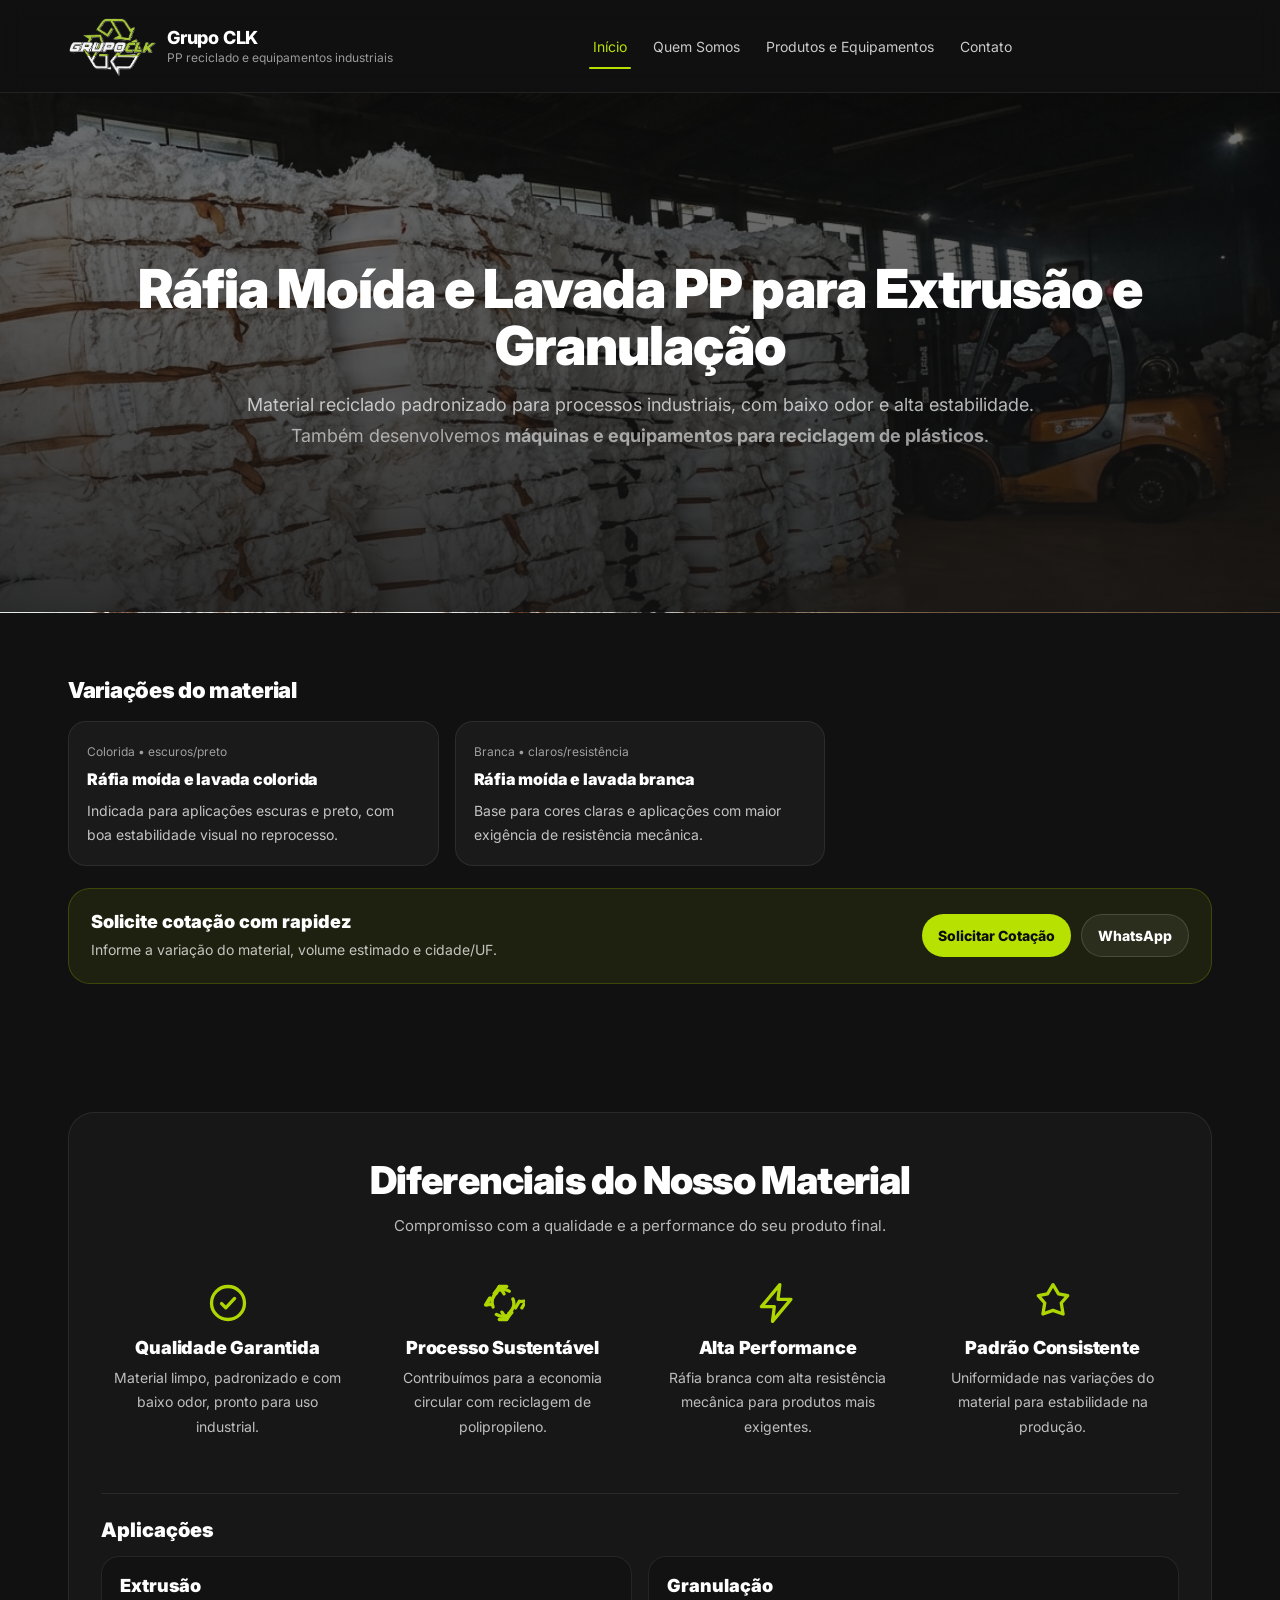
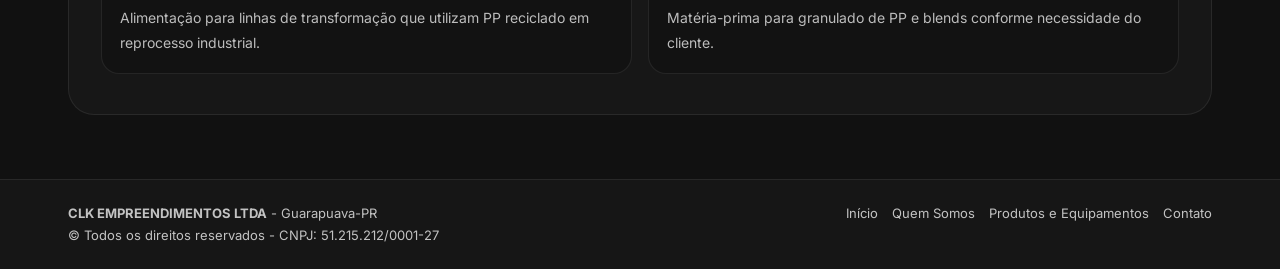
<file: index.html>
<!DOCTYPE html>
<html lang="pt-BR">
<head>
  <meta charset="UTF-8" />
  <meta name="viewport" content="width=device-width, initial-scale=1.0" />

  <title>Grupo CLK | Ráfia moída e lavada PP para extrusão e granulação</title>
  <meta name="description" content="Grupo CLK fornece ráfia moída e lavada em Polipropileno (PP reciclado) para extrusão e granulação: material limpo, padronizado e com baixo odor, pronto para granulação." />

  <!-- Open Graph -->
  <meta property="og:title" content="Grupo CLK | Ráfia moída e lavada PP" />
  <meta property="og:description" content="Ráfia moída e lavada em PP reciclado para extrusão e granulação. Material limpo, padronizado e pronto para granulação." />
  <meta property="og:type" content="website" />
  <meta property="og:locale" content="pt_BR" />

  <link rel="icon" type="image/png" sizes="32x32" href="./assets/img/favicon.png">
<link rel="icon" type="image/png" sizes="16x16" href="./assets/img/favicon.png">
<link rel="apple-touch-icon" href="./assets/img/favicon.png">

  <!-- SEO (JSON-LD) -->
  <script type="application/ld+json">
  {
    "@context":"https://schema.org",
    "@type":"Organization",
    "name":"Grupo CLK",
    "legalName":"CLK EMPREENDIMENTOS LTDA",
    "taxID":"51.215.212/0001-27",
    "email":"clkempreendimentos@gmail.com",
    "telephone":"+55 42 9995-4347",
    "address":{
      "@type":"PostalAddress",
      "streetAddress":"Rua Dona Anastácia, 1225, barracão lado B, Boqueirão",
      "addressLocality":"Guarapuava",
      "addressRegion":"PR",
      "postalCode":"85023-100",
      "addressCountry":"BR"
    },
    "description":"Ráfia moída e lavada em Polipropileno (PP reciclado) para extrusão e granulação."
  }
  </script>

  <link rel="preconnect" href="https://fonts.googleapis.com">
  <link rel="preconnect" href="https://fonts.gstatic.com" crossorigin>
  <link href="https://fonts.googleapis.com/css2?family=Inter:wght@400;600;700;800;900&display=swap" rel="stylesheet">
  <link rel="stylesheet" href="./assets/css/styles.css" />
</head>

<body>
  <header class="header">
    <div class="container">
      <div class="header-inner">
        <a class="brand" href="./index.html" aria-label="Grupo CLK - Início">
          <img class="logo" src="./assets/img/logo-clk.png" alt="Logo Grupo CLK" />
          <div>
            <strong>Grupo CLK</strong>
            <small>PP reciclado e equipamentos industriais</small>
          </div>
        </a>

        <nav class="nav" aria-label="Menu principal">
          <a data-nav href="./index.html">Início</a>
          <a data-nav href="./quem-somos.html">Quem Somos</a>
          <a data-nav href="./produtos-equipamentos.html">Produtos e Equipamentos</a>
          <a data-nav href="./contato.html">Contato</a>
        </nav>

        <div class="header-actions">
          <button class="burger" data-burger type="button" aria-label="Abrir menu" aria-expanded="false">☰</button>
        </div>
      </div>

      <div class="mobile" data-mobile>
        <nav class="nav" aria-label="Menu mobile">
          <a data-nav href="./index.html">Início</a>
          <a data-nav href="./quem-somos.html">Quem Somos</a>
          <a data-nav href="./produtos-equipamentos.html">Produtos e Equipamentos</a>
          <a data-nav href="./contato.html">Contato</a>
        </nav>
        <div class="header-actions">
           </div>
      </div>
    </div>
  </header>

  <main>
    <!-- HERO clean (sem card / sem botões) -->
    <section class="hero">
      <div class="container">
        <div class="hero-content">
<h1>Ráfia Moída e Lavada PP para Extrusão e Granulação</h1>

<p class="hero-subtitle">
Material reciclado padronizado para processos industriais, com baixo odor e alta estabilidade.
</p>

<p class="hero-note">
Também desenvolvemos <strong>máquinas e equipamentos para reciclagem de plásticos</strong>.
</p>
        </div>
      </div>
    </section>

    <!-- Variações -->
    <section class="section">
      <div class="container">
        <div class="section-head">
          <h2>Variações do material</h2>
           </div>

        <div class="grid-3">
          <div class="card">
            <span class="kicker">Colorida • escuros/preto</span>
            <h3>Ráfia moída e lavada colorida</h3>
            <p>Indicada para aplicações escuras e preto, com boa estabilidade visual no reprocesso.</p>
          </div>

          <div class="card">
            <span class="kicker">Branca • claros/resistência</span>
            <h3>Ráfia moída e lavada branca</h3>
            <p>Base para cores claras e aplicações com maior exigência de resistência mecânica.</p>
          </div>
        </div>

        <div class="cta">
          <div>
            <h3>Solicite cotação com rapidez</h3>
            <p>Informe a variação do material, volume estimado e cidade/UF.</p>
          </div>
          <div class="actions">
            <a class="btn btn-primary" href="./contato.html#form">Solicitar Cotação</a>
            <a class="btn" target="_blank" rel="noopener noreferrer"
               href="https://wa.me/5542991191176?text=Ol%C3%A1%2C%20gostaria%20de%20solicitar%20cota%C3%A7%C3%A3o%20de%20r%C3%A1fia%20mo%C3%ADda%20e%20lavada%20PP.">
              WhatsApp
            </a>
          </div>
        </div>
      </div>
    </section>

    <!-- Diferenciais -->
    <section class="section">
  <div class="container">
    <div class="mega-card">

      <div class="mega-head">
        <h2>Diferenciais do Nosso Material</h2>
        <p>Compromisso com a qualidade e a performance do seu produto final.</p>
      </div>

      <div class="feature-row">
        <!-- 1) Qualidade Garantida -->
        <div class="feature">
          <div class="icon" aria-hidden="true">
            <!-- Check circle -->
            <svg viewBox="0 0 24 24" width="44" height="44" fill="none" stroke="currentColor" stroke-width="1.8" stroke-linecap="round" stroke-linejoin="round">
              <circle cx="12" cy="12" r="9"></circle>
              <path d="M8.5 12.3l2.3 2.3 4.8-5.1"></path>
            </svg>
          </div>
          <h3>Qualidade Garantida</h3>
          <p>Material limpo, padronizado e com baixo odor, pronto para uso industrial.</p>
        </div>

        <!-- 2) Processo Sustentável -->
        <div class="feature">
          <div class="icon" aria-hidden="true">
            <!-- Recycle -->
            <svg viewBox="0 0 24 24" width="44" height="44" fill="none" stroke="currentColor" stroke-width="1.8" stroke-linecap="round" stroke-linejoin="round">
              <path d="M7.8 6.2l2.2-3.2 2.6 4"></path>
              <path d="M10 3l4 0"></path>
              <path d="M6.1 12.8l-3.6.2 2.2-3.6"></path>
              <path d="M3 13l2.2-3.6"></path>
              <path d="M16.2 17.8l-2.2 3.2-2.6-4"></path>
              <path d="M14 21l-4 0"></path>
              <path d="M20.9 11.2l3.6-.2-2.2 3.6"></path>
              <path d="M21 11l-2.2 3.6"></path>
              <path d="M7.2 6.8c2-2.4 5.6-3 8.2-1.2"></path>
              <path d="M6.6 14.2c-1.3-2.7-.4-6.1 2.1-7.9"></path>
              <path d="M16.8 17.2c-2.1 2.3-5.8 2.8-8.4 1"></path>
              <path d="M17.4 9.8c1.2 2.7.3 6-2.2 7.8"></path>
            </svg>
          </div>
          <h3>Processo Sustentável</h3>
          <p>Contribuímos para a economia circular com reciclagem de polipropileno.</p>
        </div>

        <!-- 3) Alta Performance -->
        <div class="feature">
          <div class="icon" aria-hidden="true">
            <!-- Bolt -->
            <svg viewBox="0 0 24 24" width="44" height="44" fill="none" stroke="currentColor" stroke-width="1.8" stroke-linecap="round" stroke-linejoin="round">
              <path d="M13 2L3 14h7l-1 8 10-12h-7l1-8z"></path>
            </svg>
          </div>
          <h3>Alta Performance</h3>
          <p>Ráfia branca com alta resistência mecânica para produtos mais exigentes.</p>
        </div>

        <!-- 4) Padrão Consistente -->
        <div class="feature">
          <div class="icon" aria-hidden="true">
            <!-- Badge -->
            <svg viewBox="0 0 24 24" width="44" height="44" fill="none" stroke="currentColor" stroke-width="1.8" stroke-linecap="round" stroke-linejoin="round">
              <path d="M12 2l3 5 5 1-3.5 4 1 6-5.5-2-5.5 2 1-6L4 8l5-1 3-5z"></path>
            </svg>
          </div>
          <h3>Padrão Consistente</h3>
          <p>Uniformidade nas variações do material para estabilidade na produção.</p>
        </div>
      </div>

      <div class="mega-divider"></div>

      <div class="mega-subhead">
        <h3>Aplicações</h3>
      </div>

      <div class="mega-apps">
        <div class="app-card">
          <h4>Extrusão</h4>
          <p>Alimentação para linhas de transformação que utilizam PP reciclado em reprocesso industrial.</p>
        </div>

        <div class="app-card">
          <h4>Granulação</h4>
          <p>Matéria-prima para granulado de PP e blends conforme necessidade do cliente.</p>
        </div>
      </div>

    </div>
  </div>
</section>

  </main>

  <footer class="footer">
    <div class="container">
      <div class="footer-inner">
        <div>
          <p><strong>CLK EMPREENDIMENTOS LTDA</strong> - Guarapuava-PR</p>
          <p>© Todos os direitos reservados - CNPJ: 51.215.212/0001-27</p>
        </div>

        <div class="footer-links">
          <a href="./index.html">Início</a>
          <a href="./quem-somos.html">Quem Somos</a>
          <a href="./produtos-equipamentos.html">Produtos e Equipamentos</a>
          <a href="./contato.html">Contato</a>
        </div>
      </div>
    </div>
  </footer>

  <script src="./assets/js/main.js"></script>
</body>
</html>
</file>
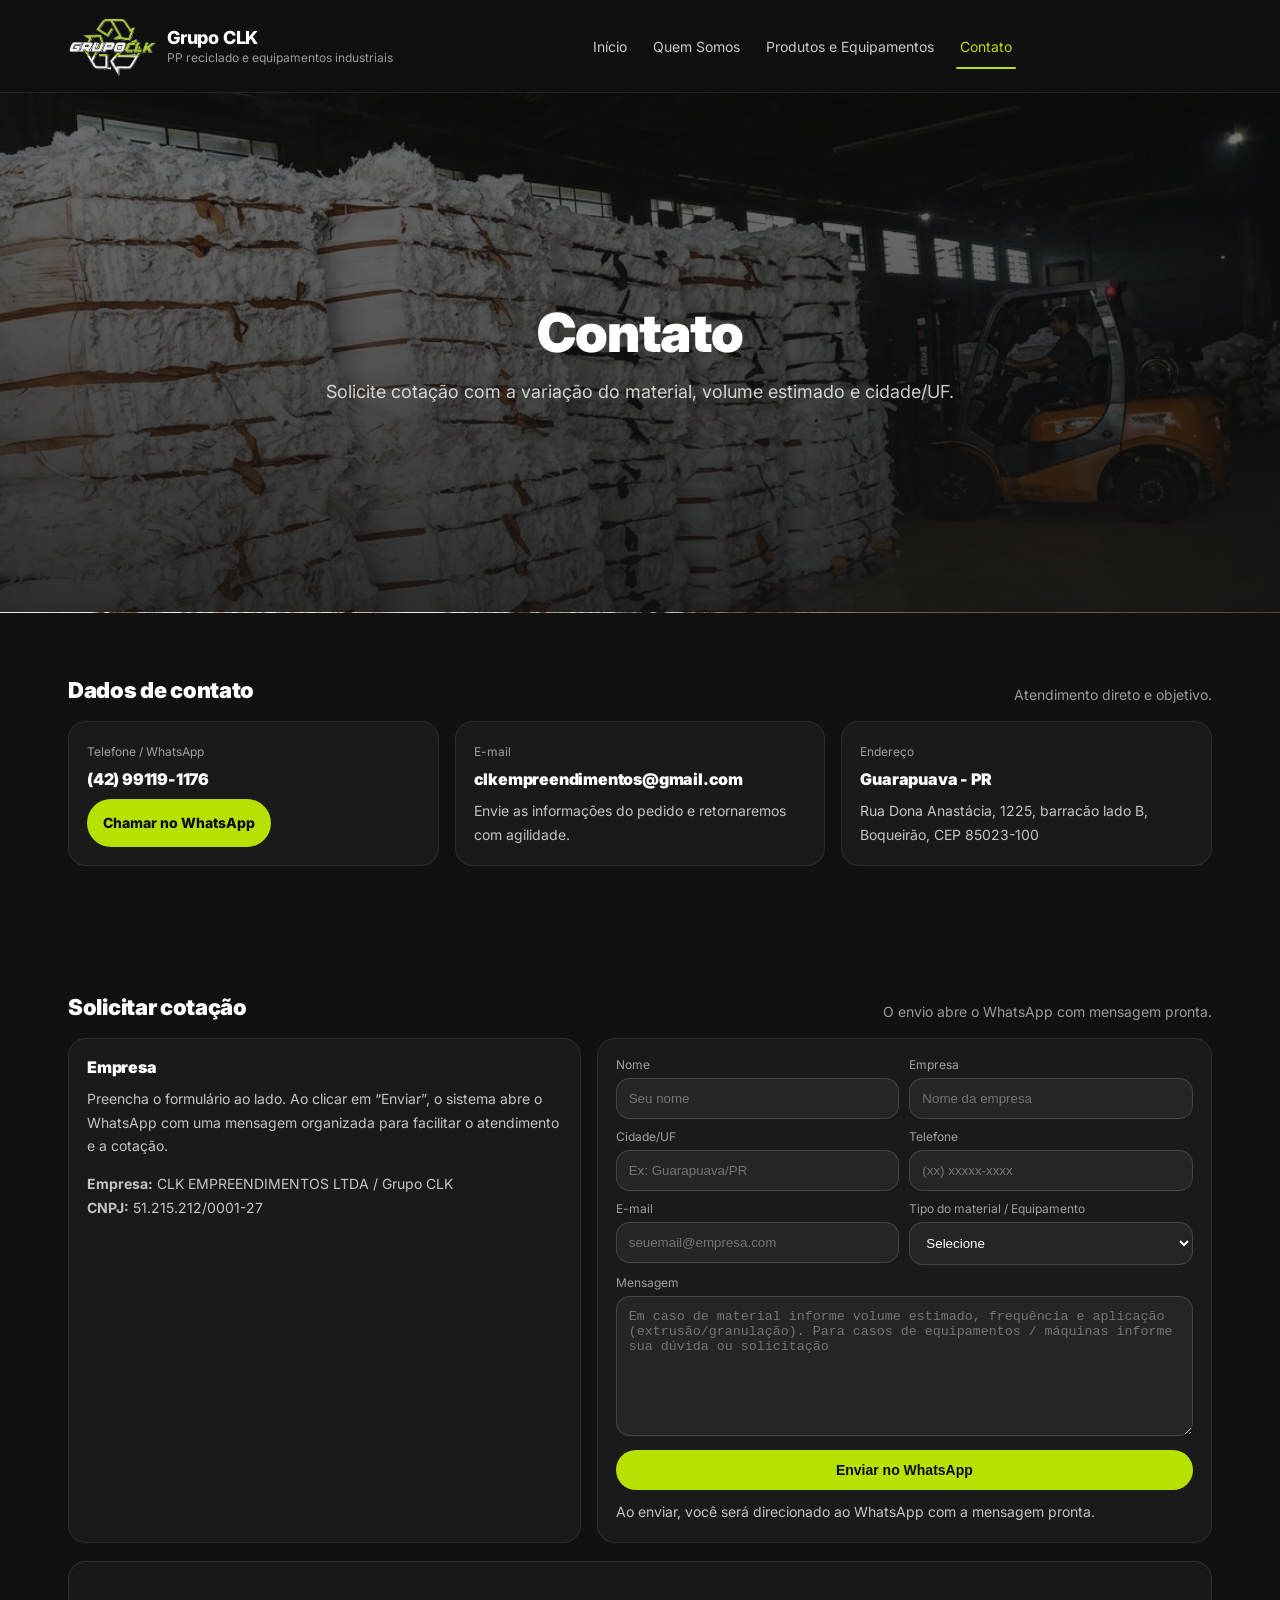
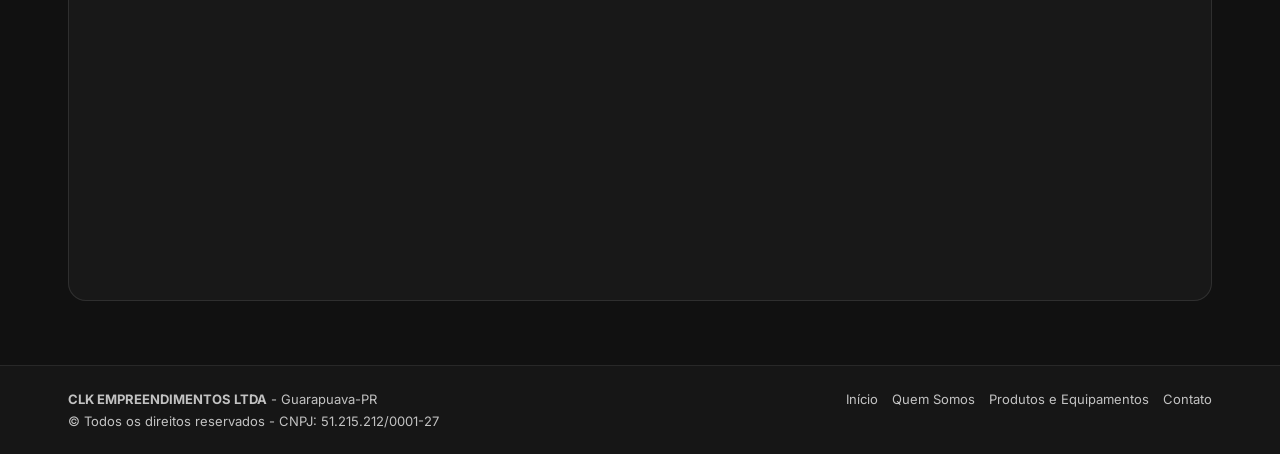
<file: contato.html>
<!DOCTYPE html>
<html lang="pt-BR">
<head>
  <meta charset="UTF-8" />
  <meta name="viewport" content="width=device-width, initial-scale=1.0" />

  <title>Contato | Grupo CLK - Solicitar cotação</title>
  <meta name="description" content="Fale com o Grupo CLK e solicite cotação de ráfia moída e lavada em PP reciclado para extrusão e granulação. WhatsApp, e-mail e formulário." />

  <meta property="og:title" content="Contato | Grupo CLK" />
  <meta property="og:description" content="Solicite cotação de ráfia moída e lavada PP. Atendimento via WhatsApp e e-mail." />
  <meta property="og:type" content="website" />
  <meta property="og:locale" content="pt_BR" />

  <link rel="preconnect" href="https://fonts.googleapis.com">
  <link rel="preconnect" href="https://fonts.gstatic.com" crossorigin>
  <link href="https://fonts.googleapis.com/css2?family=Inter:wght@400;600;700;800;900&display=swap" rel="stylesheet">
  <link rel="stylesheet" href="./assets/css/styles.css" />

  <link rel="icon" type="image/png" sizes="32x32" href="./assets/img/favicon.png">
<link rel="icon" type="image/png" sizes="16x16" href="./assets/img/favicon.png">
<link rel="apple-touch-icon" href="./assets/img/favicon.png">

</head>

<body>
  <header class="header">
    <div class="container">
      <div class="header-inner">
        <a class="brand" href="./index.html" aria-label="Grupo CLK - Início">
          <img class="logo" src="./assets/img/logo-clk.png" alt="Logo Grupo CLK" />
          <div>
            <strong>Grupo CLK</strong>
            <small>PP reciclado e equipamentos industriais</small>
          </div>
        </a>

        <nav class="nav" aria-label="Menu principal">
          <a data-nav href="./index.html">Início</a>
          <a data-nav href="./quem-somos.html">Quem Somos</a>
          <a data-nav href="./produtos-equipamentos.html">Produtos e Equipamentos</a>
          <a data-nav href="./contato.html">Contato</a>
        </nav>

        <div class="header-actions">
            <button class="burger" data-burger type="button" aria-label="Abrir menu" aria-expanded="false">☰</button>
        </div>
      </div>

      <div class="mobile" data-mobile>
        <nav class="nav" aria-label="Menu mobile">
          <a data-nav href="./index.html">Início</a>
          <a data-nav href="./quem-somos.html">Quem Somos</a>
          <a data-nav href="./produtos-equipamentos.html">Produtos e Equipamentos</a>
          <a data-nav href="./contato.html">Contato</a>
        </nav>

      </div>
    </div>
  </header>

  <main>
    <section class="hero">
      <div class="container">
        <div class="hero-content">
          <h1>Contato</h1>
          <p>Solicite cotação com a variação do material, volume estimado e cidade/UF.</p>
        </div>
      </div>
    </section>

    <section class="section">
      <div class="container">
        <div class="section-head">
          <h2>Dados de contato</h2>
          <p>Atendimento direto e objetivo.</p>
        </div>

        <div class="grid-3">
          <div class="card">
            <span class="kicker">Telefone / WhatsApp</span>
            <h3>(42) 99119-1176</h3>
            <p>
              <a class="btn btn-primary" target="_blank" rel="noopener noreferrer"
                 href="https://wa.me/5542991191176?text=Ol%C3%A1%2C%20quero%20solicitar%20cota%C3%A7%C3%A3o%20de%20r%C3%A1fia%20mo%C3%ADda%20e%20lavada%20PP.">
                Chamar no WhatsApp
              </a>
            </p>
          </div>

          <div class="card">
            <span class="kicker">E-mail</span>
            <h3>clkempreendimentos@gmail.com</h3>
            <p>Envie as informações do pedido e retornaremos com agilidade.</p>
          </div>

          <div class="card">
            <span class="kicker">Endereço</span>
            <h3>Guarapuava - PR</h3>
            <p>Rua Dona Anastácia, 1225, barracão lado B, Boqueirão, CEP 85023-100</p>
          </div>
        </div>
      </div>
    </section>

    <section class="section" id="form">
      <div class="container">
        <div class="section-head">
          <h2>Solicitar cotação</h2>
          <p>O envio abre o WhatsApp com mensagem pronta.</p>
        </div>

        <div class="contact-grid">
          <div class="card">
            <h3>Empresa</h3>
            <p class="helper">
              Preencha o formulário ao lado. Ao clicar em “Enviar”, o sistema abre o WhatsApp com uma mensagem organizada
              para facilitar o atendimento e a cotação.
            </p>

            <div style="height:14px;"></div>

            <p class="helper">
              <strong>Empresa:</strong> CLK EMPREENDIMENTOS LTDA / Grupo CLK<br/>
              <strong>CNPJ:</strong> 51.215.212/0001-27
            </p>
          </div>

          <div class="card anchor">
            <form class="form" id="quoteForm">
              <div class="row">
                <div>
                  <label for="nome">Nome</label>
                  <input id="nome" name="nome" type="text" placeholder="Seu nome" required />
                </div>
                <div>
                  <label for="empresa">Empresa</label>
                  <input id="empresa" name="empresa" type="text" placeholder="Nome da empresa" required />
                </div>
              </div>

              <div class="row">
                <div>
                  <label for="cidade">Cidade/UF</label>
                  <input id="cidade" name="cidade" type="text" placeholder="Ex: Guarapuava/PR" required />
                </div>
                <div>
                  <label for="telefone">Telefone</label>
                  <input id="telefone" name="telefone" type="tel" placeholder="(xx) xxxxx-xxxx" required />
                </div>
              </div>

              <div class="row">
                <div>
                  <label for="email">E-mail</label>
                  <input id="email" name="email" type="email" placeholder="seuemail@empresa.com" required />
                </div>
                <div>
                  <label for="material">Tipo do material / Equipamento</label>
                  <select id="material" name="material" required>
                    <option value="" selected disabled>Selecione</option>
                    <option>Ráfia moída e lavada colorida (escuros/preto)</option>
                    <option>Ráfia moída e lavada branca (claros/alta resistência)</option>
                    <option>Equipamentos / máquinas de reciclagem</option>
                  </select>
                </div>
              </div>

              <div>
                <label for="mensagem">Mensagem</label>
                <textarea id="mensagem" name="mensagem" placeholder="Em caso de material informe volume estimado, frequência e aplicação (extrusão/granulação). Para casos de equipamentos / máquinas informe sua dúvida ou solicitação"></textarea>
              </div>

              <button class="btn btn-primary" type="submit">Enviar no WhatsApp</button>
              <p class="helper">Ao enviar, você será direcionado ao WhatsApp com a mensagem pronta.</p>
            </form>
          </div>
        </div>

        <div style="height:18px;"></div>

        <div class="map">
          <iframe
            title="Mapa - Grupo CLK"
            width="100%"
            height="100%"
            style="border:0;"
            loading="lazy"
            referrerpolicy="no-referrer-when-downgrade"
            src="https://www.google.com/maps?q=Rua%20Dona%20Anast%C3%A1cia,%201225,%20Boqueir%C3%A3o,%20Guarapuava%20-%20PR,%2085023-100&output=embed">
          </iframe>
        </div>
      </div>
    </section>
  </main>

  <footer class="footer">
    <div class="container">
      <div class="footer-inner">
        <div>
          <p><strong>CLK EMPREENDIMENTOS LTDA</strong> - Guarapuava-PR</p>
          <p>© Todos os direitos reservados - CNPJ: 51.215.212/0001-27</p>
        </div>

        <div class="footer-links">
          <a href="./index.html">Início</a>
          <a href="./quem-somos.html">Quem Somos</a>
          <a href="./produtos-equipamentos.html">Produtos e Equipamentos</a>
          <a href="./contato.html">Contato</a>
        </div>
      </div>
    </div>
  </footer>

  <script src="./assets/js/main.js"></script>
</body>
</html>
</file>
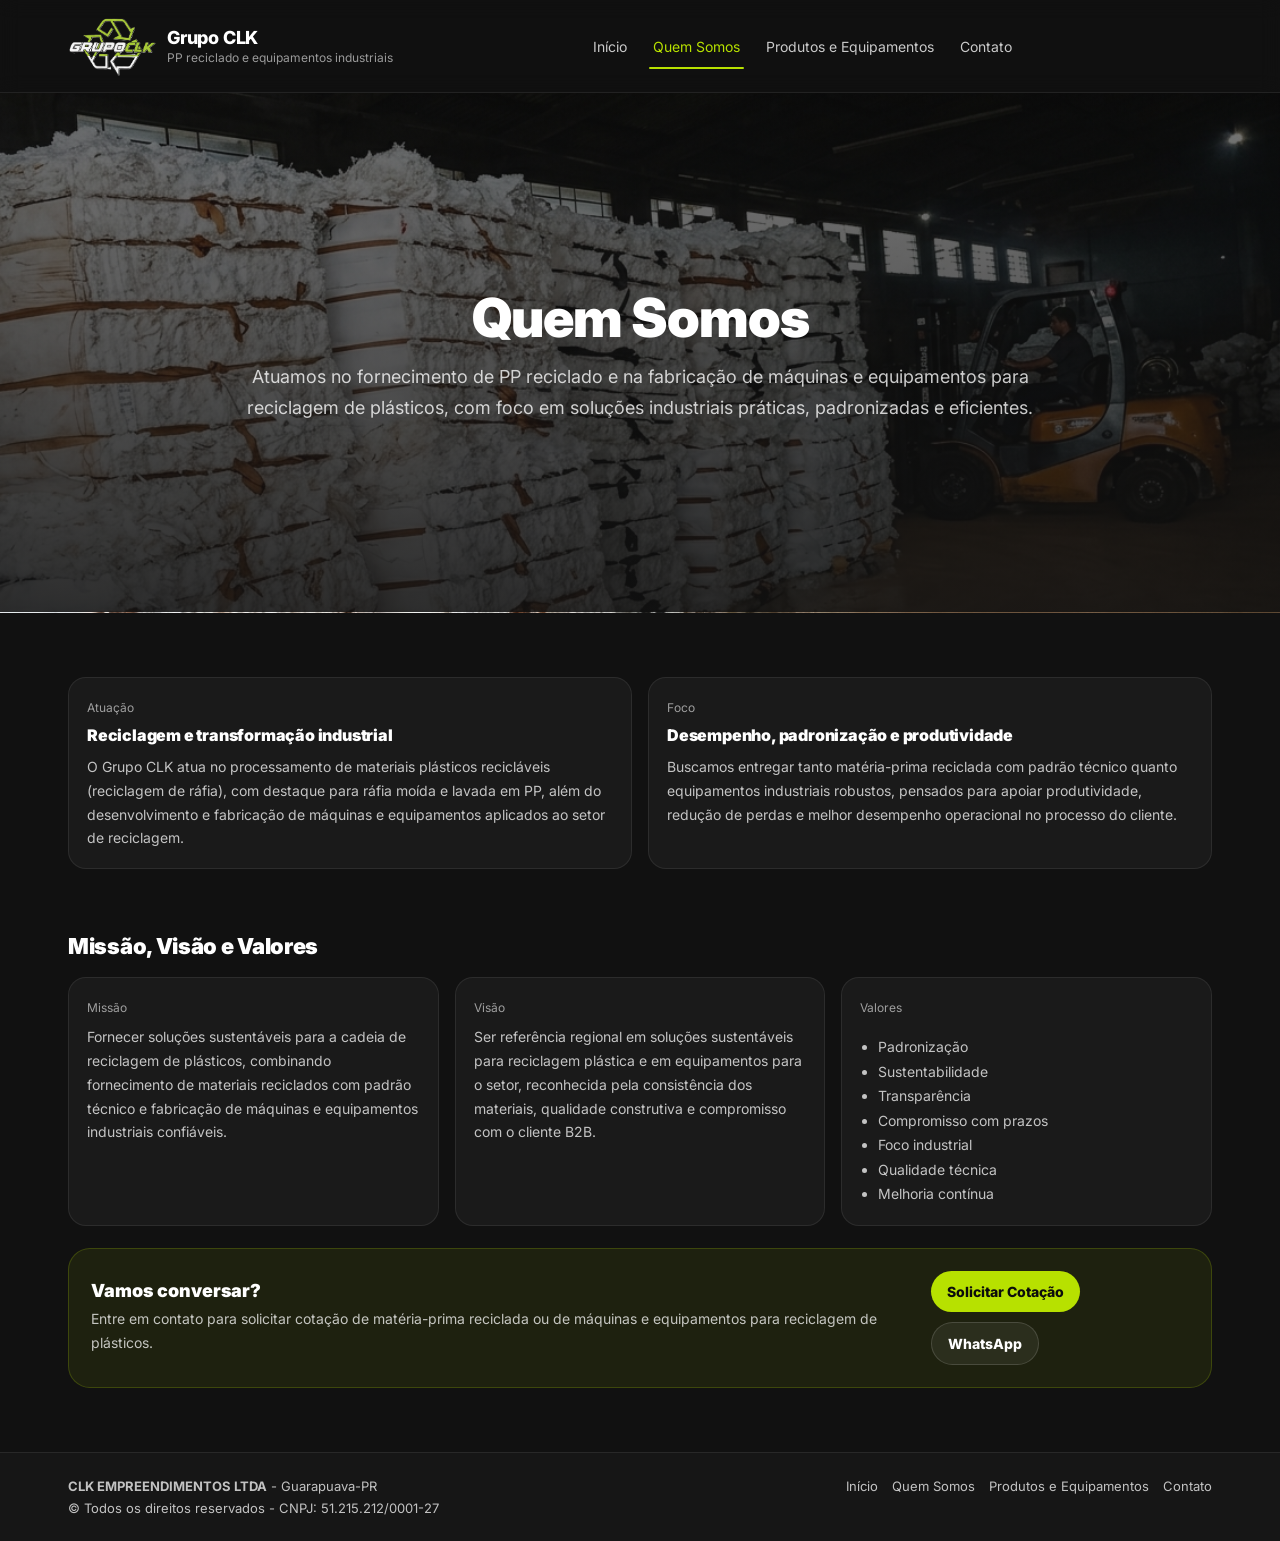
<file: quem-somos.html>
<!DOCTYPE html>
<html lang="pt-BR">
<head>
  <meta charset="UTF-8" />
  <meta name="viewport" content="width=device-width, initial-scale=1.0" />

  <title>Quem Somos | Grupo CLK - PP reciclado e equipamentos para reciclagem</title>
  <meta name="description" content="Conheça o Grupo CLK: atuação no fornecimento de PP reciclado (ráfia moída e lavada) e na fabricação de máquinas e equipamentos para reciclagem de plásticos, com foco em padronização, desempenho e atendimento B2B." />

  <meta property="og:title" content="Quem Somos | Grupo CLK" />
  <meta property="og:description" content="PP reciclado e fabricação de máquinas e equipamentos para reciclagem de plásticos." />
  <meta property="og:type" content="website" />
  <meta property="og:locale" content="pt_BR" />

  <link rel="preconnect" href="https://fonts.googleapis.com">
  <link rel="preconnect" href="https://fonts.gstatic.com" crossorigin>
  <link href="https://fonts.googleapis.com/css2?family=Inter:wght@400;600;700;800;900&display=swap" rel="stylesheet">
  <link rel="stylesheet" href="./assets/css/styles.css" />

  <link rel="icon" type="image/png" sizes="32x32" href="./assets/img/favicon.png">
  <link rel="icon" type="image/png" sizes="16x16" href="./assets/img/favicon.png">
  <link rel="apple-touch-icon" href="./assets/img/favicon.png">
</head>

<body>
  <header class="header">
    <div class="container">
      <div class="header-inner">
        <a class="brand" href="./index.html" aria-label="Grupo CLK - Início">
          <img class="logo" src="./assets/img/logo-clk.png" alt="Logo Grupo CLK" />
          <div>
            <strong>Grupo CLK</strong>
            <small>PP reciclado e equipamentos industriais</small>
          </div>
        </a>

        <nav class="nav" aria-label="Menu principal">
          <a data-nav href="./index.html">Início</a>
          <a data-nav href="./quem-somos.html">Quem Somos</a>
          <a data-nav href="./produtos-equipamentos.html">Produtos e Equipamentos</a>
          <a data-nav href="./contato.html">Contato</a>
        </nav>

        <div class="header-actions">
          <button class="burger" data-burger type="button" aria-label="Abrir menu" aria-expanded="false">☰</button>
        </div>
      </div>

      <div class="mobile" data-mobile>
        <nav class="nav" aria-label="Menu mobile">
          <a data-nav href="./index.html">Início</a>
          <a data-nav href="./quem-somos.html">Quem Somos</a>
          <a data-nav href="./produtos-equipamentos.html">Produtos e Equipamentos</a>
          <a data-nav href="./contato.html">Contato</a>
        </nav>
      </div>
    </div>
  </header>

  <main>
    <section class="hero">
      <div class="container">
        <div class="hero-content">
          <h1>Quem Somos</h1>
          <p>Atuamos no fornecimento de PP reciclado e na fabricação de máquinas e equipamentos para reciclagem de plásticos, com foco em soluções industriais práticas, padronizadas e eficientes.</p>
        </div>
      </div>
    </section>

    <section class="section">
      <div class="container">
        <div class="grid-2">
          <div class="card">
            <span class="kicker">Atuação</span>
            <h3>Reciclagem e transformação industrial</h3>
            <p>O Grupo CLK atua no processamento de materiais plásticos recicláveis (reciclagem de ráfia), com destaque para ráfia moída e lavada em PP, além do desenvolvimento e fabricação de máquinas e equipamentos aplicados ao setor de reciclagem.</p>
          </div>

          <div class="card">
            <span class="kicker">Foco</span>
            <h3>Desempenho, padronização e produtividade</h3>
            <p>Buscamos entregar tanto matéria-prima reciclada com padrão técnico quanto equipamentos industriais robustos, pensados para apoiar produtividade, redução de perdas e melhor desempenho operacional no processo do cliente.</p>
          </div>
        </div>

        <div class="section" style="padding-bottom:0;">
          <div class="section-head">
            <h2>Missão, Visão e Valores</h2>
          </div>

          <div class="grid-3">
            <div class="card">
              <span class="kicker">Missão</span>
              <p>Fornecer soluções sustentáveis para a cadeia de reciclagem de plásticos, combinando fornecimento de materiais reciclados com padrão técnico e fabricação de máquinas e equipamentos industriais confiáveis.</p>
            </div>

            <div class="card">
              <span class="kicker">Visão</span>
              <p>Ser referência regional em soluções sustentáveis para reciclagem plástica e em equipamentos para o setor, reconhecida pela consistência dos materiais, qualidade construtiva e compromisso com o cliente B2B.</p>
            </div>

            <div class="card">
              <span class="kicker">Valores</span>
              <ul class="list">
                <li>Padronização</li>
                <li>Sustentabilidade</li>
                <li>Transparência</li>
                <li>Compromisso com prazos</li>
                <li>Foco industrial</li>
                <li>Qualidade técnica</li>
                <li>Melhoria contínua</li>
              </ul>
            </div>
          </div>

          <div class="cta">
            <div>
              <h3>Vamos conversar?</h3>
              <p>Entre em contato para solicitar cotação de matéria-prima reciclada ou de máquinas e equipamentos para reciclagem de plásticos.</p>
            </div>
            <div class="actions">
              <a class="btn btn-primary" href="./contato.html#form">Solicitar Cotação</a>
              <a class="btn" target="_blank" rel="noopener noreferrer"
                 href="https://wa.me/5542991191176?text=Ol%C3%A1%2C%20quero%20solicitar%20uma%20cota%C3%A7%C3%A3o%20de%20materiais%20ou%20equipamentos%20da%20CLK.">
                WhatsApp
              </a>
            </div>
          </div>

        </div>
      </div>
    </section>
  </main>

  <footer class="footer">
    <div class="container">
      <div class="footer-inner">
        <div>
          <p><strong>CLK EMPREENDIMENTOS LTDA</strong> - Guarapuava-PR</p>
          <p>© Todos os direitos reservados - CNPJ: 51.215.212/0001-27</p>
        </div>

        <div class="footer-links">
          <a href="./index.html">Início</a>
          <a href="./quem-somos.html">Quem Somos</a>
          <a href="./produtos-equipamentos.html">Produtos e Equipamentos</a>
          <a href="./contato.html">Contato</a>
        </div>
      </div>
    </div>
  </footer>

  <script src="./assets/js/main.js"></script>
</body>
</html>
</file>
<file: assets/css/styles.css>
:root{
  --bg:#111111;
  --bg2:#1E1E1E;
  --text:#FFFFFF;
  --muted:rgba(255,255,255,.74);
  --muted2:rgba(255,255,255,.58);
  --line:rgba(255,255,255,.10);
  --line2:rgba(255,255,255,.08);
  --accent:#B7E100;
  --accentDark:#0c0c0c;

  --radius:18px;
  --radius2:14px;
  --container:1180px;
}

*{box-sizing:border-box}
html{scroll-behavior:smooth}
body{
  margin:0;
  font-family: Inter, Montserrat, Poppins, system-ui, -apple-system, Segoe UI, Roboto, Arial, sans-serif;
  background: var(--bg);
  color: var(--text);
  letter-spacing: 0;
}

a{color:inherit;text-decoration:none}
img{max-width:100%;display:block}

.container{
  width:min(100%, var(--container));
  margin:0 auto;
  padding:0 18px;
}

/* =========================
   HEADER (estilo vídeo)
========================= */
.header{
  position:sticky;
  top:0;
  z-index:100;
  background: rgba(17,17,17,.82);
  backdrop-filter: blur(10px);
  border-bottom: 1px solid var(--line2);
}
.header-inner{
  display:flex;
  align-items:center;
  justify-content:space-between;
  gap:14px;
  padding:14px 0;
}

.brand{
  display:flex;
  align-items:center;
  gap:10px;
  min-width: 220px;
}
.brand .logo{
  height:64px;
  width:auto;
  object-fit:contain;
}
.brand strong{
  font-size:18px;
  font-weight:800;
  letter-spacing:-.2px;
}
.brand small{
  display:block;
  font-size:12px;
  color: var(--muted2);
  margin-top:2px;
}

.nav{
  display:flex;
  align-items:center;
  gap:18px;
}
.nav a{
  font-size:14px;
  color: rgba(255,255,255,.78);
  padding:6px 4px;
  position:relative;
}
.nav a:hover{ color: rgba(255,255,255,.95); }
.nav a.active{
  color: var(--accent);
}
.nav a.active::after{
  content:"";
  position:absolute;
  left:0; right:0;
  bottom:-8px;
  height:2px;
  border-radius:999px;
  background: var(--accent);
}

.header-actions{
  display:flex;
  align-items:center;
  gap:10px;
}

.btn{
  display:inline-flex;
  align-items:center;
  justify-content:center;
  gap:10px;
  padding:12px 16px;
  border-radius: 999px;
  font-weight:800;
  font-size:14px;
  border: 1px solid rgba(255,255,255,.14);
  background: rgba(255,255,255,.06);
  color: var(--text);
  cursor:pointer;
}
.btn:hover{ background: rgba(255,255,255,.09); }

.btn-primary{
  background: var(--accent);
  color: var(--accentDark);
  border: 0;
}
.btn-primary:hover{ filter: brightness(1.05); }

.burger{
  display:none;
  width:44px;
  height:44px;
  border-radius: 999px;
  border: 1px solid rgba(255,255,255,.14);
  background: rgba(255,255,255,.06);
  color: var(--text);
  cursor:pointer;
  font-size:22px;
  line-height:1;
  align-items:center;
  justify-content:center;
}

.mobile{
  display:none;
  border-top: 1px solid var(--line2);
  padding:10px 0 16px;
  background: rgba(17,17,17,.96);
}

.mobile[data-open="true"]{
  display:block;
}

.mobile .nav{
  display:flex;
  flex-direction:column;
  align-items:flex-start;
  gap:6px;
}

.mobile .nav a{
  width:100%;
  padding:10px 8px;
}

.mobile .header-actions{
  margin-top:10px;
}

.mobile .btn{
  width:100%;
}

/* =========================
   HERO (clean / sem card)
========================= */
.hero{
  min-height: 520px;
  display:flex;
  align-items:center;
  position:relative;
  overflow:hidden;
  border-bottom: 1px solid var(--line2);
  background:
    linear-gradient(180deg, rgba(17,17,17,.55) 0%, rgba(17,17,17,.88) 100%),
    url("../img/hero-clk.png");
  background-size: cover;
  background-position: center 18%;
  background-repeat: no-repeat;
}

/* Se quiser MENOS ZOOM no desktop, troque o cover por um tamanho fixo:
   background-size: 1400px auto; (mais zoom)
   background-size: 1100px auto; (menos zoom)
*/

.hero-content{
  text-align:center;
  width:100%;
  padding: 64px 0 56px;
}
.hero h1{
  margin:0 0 16px;
  font-size: clamp(34px, 4.2vw, 68px);
  font-weight: 900;
  letter-spacing: -1px;
  line-height: 1.05;
}
.hero p{
  margin:0 auto;
  max-width: 78ch;
  color: rgba(255,255,255,.78);
  font-size: 18px;
  line-height: 1.7;
}

/* =========================
   SEÇÕES (mais respiro)
========================= */
.section{
  padding: 64px 0;
}
.section-head{
  display:flex;
  align-items:flex-end;
  justify-content:space-between;
  gap:16px;
  margin-bottom: 18px;
}
.section-head h2{
  margin:0;
  font-size: 22px;
  font-weight: 900;
  letter-spacing: -.3px;
}
.section-head p{
  margin:0;
  color: var(--muted2);
  font-size: 14px;
}

.grid-3{display:grid; grid-template-columns: repeat(3, 1fr); gap:16px;}
.grid-2{display:grid; grid-template-columns: repeat(2, 1fr); gap:16px;}

.card{
  background: rgba(255,255,255,.04);
  border: 1px solid rgba(255,255,255,.08);
  border-radius: var(--radius);
  padding: 18px;
}
.card .kicker{
  display:inline-block;
  font-size: 12px;
  color: var(--muted2);
  margin-bottom: 10px;
}
.card h3{
  margin: 0 0 10px;
  font-size: 16px;
  font-weight: 900;
  letter-spacing:-.2px;
}
.card p{
  margin:0;
  color: var(--muted);
  font-size: 14px;
  line-height: 1.7;
}

.list{
  margin:10px 0 0;
  padding-left: 18px;
  color: var(--muted);
  font-size: 14px;
  line-height: 1.75;
}

.cta{
  margin-top: 22px;
  padding: 22px;
  border-radius: 22px;
  background: rgba(183,225,0,.08);
  border: 1px solid rgba(183,225,0,.20);
  display:flex;
  align-items:center;
  justify-content:space-between;
  gap:16px;
}
.cta h3{
  margin:0 0 6px;
  font-size: 18px;
  font-weight: 900;
}
.cta p{
  margin:0;
  color: var(--muted);
  font-size: 14px;
  line-height: 1.7;
}
.cta .actions{
  display:flex;
  gap:10px;
  flex-wrap:wrap;
}

/* =========================
   CONTATO (cards + form)
========================= */
.contact-grid{
  display:grid;
  grid-template-columns: 1fr 1.2fr;
  gap:16px;
}

.form{
  display:grid;
  gap:10px;
}
.row{
  display:grid;
  grid-template-columns: 1fr 1fr;
  gap:10px;
}
label{
  display:block;
  font-size: 12px;
  color: var(--muted2);
  margin-bottom: 6px;
}
input, select, textarea{
  width:100%;
  padding: 12px 12px;
  border-radius: 14px;
  border: 1px solid rgba(255,255,255,.14);
  background: rgba(255,255,255,.05);
  color: var(--text);
  outline:none;
}
textarea{min-height: 140px; resize: vertical;}
input:focus, select:focus, textarea:focus{
  border-color: rgba(183,225,0,.55);
  box-shadow: 0 0 0 3px rgba(183,225,0,.12);
}
.helper{
  color: var(--muted2);
  font-size: 12px;
  line-height: 1.6;
}
.anchor{
  scroll-margin-top: 92px;
}

.map{
  width:100%;
  height: 340px;
  border: 1px solid rgba(255,255,255,.10);
  border-radius: 18px;
  overflow:hidden;
  background: rgba(255,255,255,.03);
}

/* =========================
   FOOTER
========================= */
.footer{
  border-top: 1px solid var(--line2);
  background: rgba(255,255,255,.02);
}
.footer-inner{
  padding: 22px 0;
  display:grid;
  grid-template-columns: 1.2fr .8fr;
  gap: 14px;
}
.footer p, .footer a{
  margin:0;
  color: var(--muted);
  font-size: 13px;
  line-height: 1.7;
}
.footer a:hover{ color: var(--text); }
.footer-links{
  display:flex;
  gap:14px;
  flex-wrap:wrap;
  justify-content:flex-end;
  align-items:flex-start;
}
.small{ color: var(--muted2); font-size: 12px; }

/* =========================
   RESPONSIVO
========================= */
@media (max-width: 980px){
  .footer-inner{ grid-template-columns: 1fr; }
  .footer-links{ justify-content:flex-start; }
  .contact-grid{ grid-template-columns: 1fr; }
}

@media (max-width: 860px){
  .nav{ display:none; }
  .burger{ display:inline-flex; }

  .mobile{
    display:none;
  }
  .mobile[data-open="true"]{
    display:block;
  }

  .grid-3, .grid-2{ grid-template-columns: 1fr; }

  .hero{
    min-height: 440px;
    background:
      linear-gradient(180deg, rgba(17,17,17,.55) 0%, rgba(17,17,17,.90) 100%),
      url("../img/hero-clk.png");
    background-size: cover;
    background-position: 60% 20%;
  }
  .hero p{ font-size: 16px; }
  .row{ grid-template-columns: 1fr; }
}

/* =========================================
   HOME - Mega Card (Diferenciais + Aplicações)
========================================= */

.mega-card{
  background: rgba(255,255,255,.04);
  border: 1px solid rgba(255,255,255,.08);
  border-radius: 26px;
  padding: 34px 26px;
  position: relative;
  overflow: hidden;
}

.mega-card{
  background: #171717;
  border: 1px solid rgba(255,255,255,.08);
}

.mega-head{
  text-align:center;
  padding: 10px 10px 28px;
}

.mega-head h2{
  margin:0 0 10px;
  font-size: clamp(26px, 3.0vw, 44px);
  font-weight: 900;
  letter-spacing: -0.8px;
}

.mega-head p{
  margin:0 auto;
  max-width: 70ch;
  color: rgba(255,255,255,.70);
  font-size: 15px;
  line-height: 1.7;
}

/* Linha com 4 itens (ícone + título + texto) */
.feature-row{
  display:grid;
  grid-template-columns: repeat(4, 1fr);
  gap: 22px;
  padding: 0 6px 22px;
}

.feature{
  text-align:center;
  padding: 14px 10px;
}

.feature .icon{
  width: 44px;
  height: 44px;
  margin: 0 auto 12px;
  display:grid;
  place-items:center;
  color: var(--accent);
  opacity: .95;
}

.feature h3{
  margin: 0 0 8px;
  font-size: 18px;
  font-weight: 900;
  letter-spacing: -0.2px;
}

.feature p{
  margin:0 auto;
  max-width: 34ch;
  color: rgba(255,255,255,.72);
  font-size: 14px;
  line-height: 1.75;
}

/* Separador leve dentro do mega card */
.mega-divider{
  height:1px;
  background: rgba(255,255,255,.08);
  margin: 18px 6px 18px;
}

/* Aplicações dentro do mesmo card (duas colunas) */
.mega-subhead{
  display:flex;
  align-items:flex-end;
  justify-content:space-between;
  gap: 16px;
  padding: 6px 6px 14px;
}

.mega-subhead h3{
  margin:0;
  font-size: 20px;
  font-weight: 900;
}

.mega-subhead p{
  margin:0;
  color: rgba(255,255,255,.60);
  font-size: 14px;
}

.mega-apps{
  display:grid;
  grid-template-columns: repeat(2, 1fr);
  gap: 16px;
  padding: 0 6px 6px;
}

.app-card{
  background: rgba(0,0,0,.18);
  border: 1px solid rgba(255,255,255,.08);
  border-radius: 18px;
  padding: 18px;
}

.app-card h4{
  margin:0 0 10px;
  font-size: 18px;
  font-weight: 900;
}

.app-card p{
  margin:0;
  color: rgba(255,255,255,.72);
  font-size: 14px;
  line-height: 1.75;
}

/* Mobile */
@media (max-width: 980px){
  .feature-row{ grid-template-columns: 1fr 1fr; }
}

@media (max-width: 640px){
  .mega-card{ padding: 28px 16px; }
  .feature-row{ grid-template-columns: 1fr; }
  .mega-apps{ grid-template-columns: 1fr; }
  .mega-subhead{ flex-direction:column; align-items:flex-start; }
}

select {
  color: #fff;
}

select option {
  color: #000;
  background: #fff;
}

.hero-subtitle{
  font-size: 20px;
  opacity: 0.9;
  margin-top: 10px;
}

.hero-note{
  font-size: 16px;
  opacity: 0.75;
  margin-top: 8px;
}
</file>
